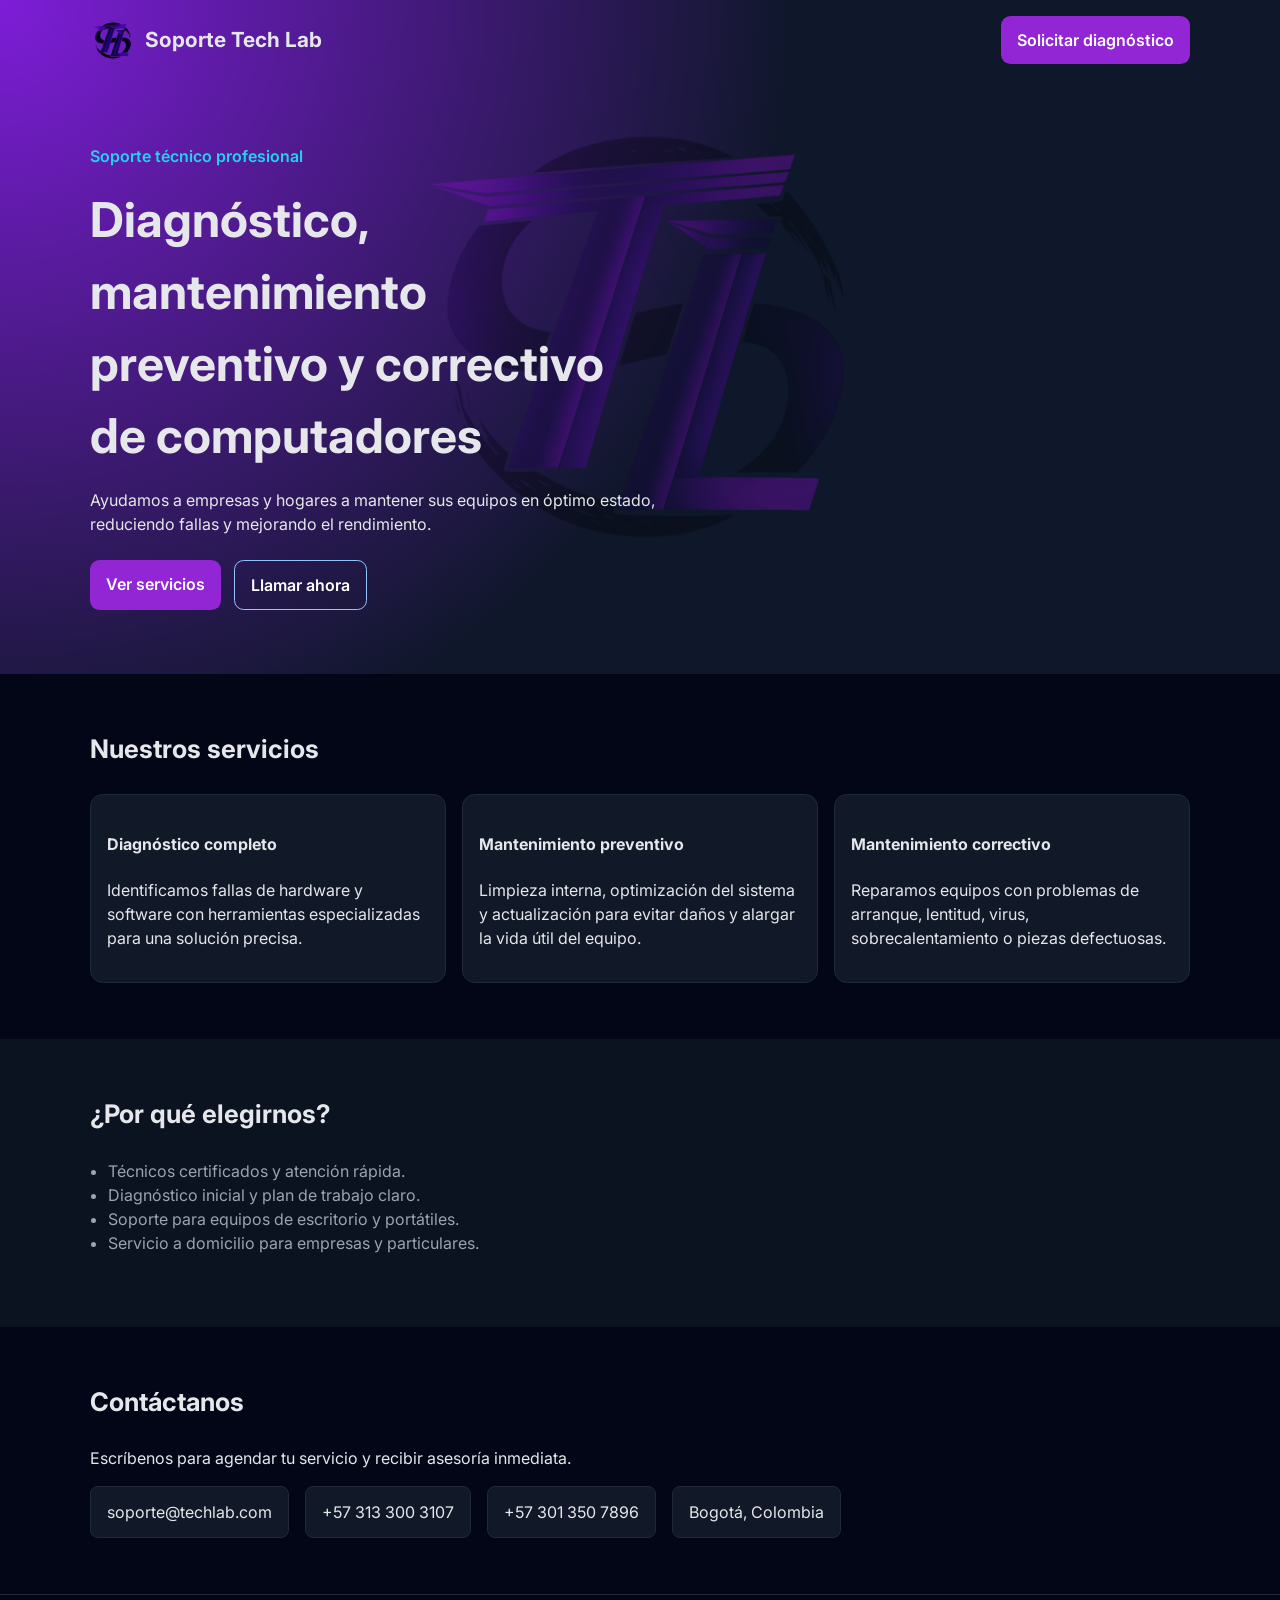
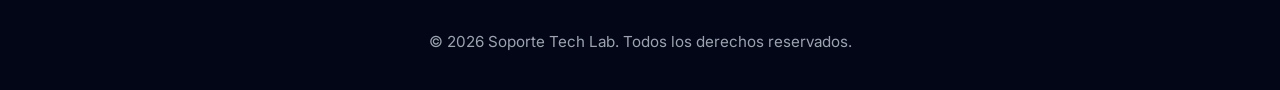
<file: index.html>
<!DOCTYPE html>
<html lang="es">
  <head>
    <meta charset="UTF-8" />
    <meta name="viewport" content="width=device-width, initial-scale=1.0" />
    <title>Soporte Tech Lab</title>
    <link rel="icon" type="image/png" href="logo.png">
    <link rel="preconnect" href="https://fonts.googleapis.com" />
    <link rel="preconnect" href="https://fonts.gstatic.com" crossorigin />
    <link
      href="https://fonts.googleapis.com/css2?family=Inter:wght@400;600;700&display=swap"
      rel="stylesheet"
    />
    <link rel="stylesheet" href="styles.css" />

    <style>
      .logo-container {
        display: flex;
        align-items: center;
        gap: 10px;
      }

      .logo-img {
        width: 45px;
        height: 45px;
        object-fit: contain;
      }
    </style>
  </head>

  <body>
    <header class="hero">
      <nav class="nav container">
        <div class="logo-container">
          <img src="logo.png" alt="Logo Tech Lab" class="logo-img" />
          <h1 class="logo">Soporte Tech Lab</h1>
        </div>
        <a class="btn" href="#contacto">Solicitar diagnóstico</a>
      </nav>

      <section class="hero-content container">
        <p class="tag">Soporte técnico profesional</p>
        <h2>Diagnóstico, mantenimiento preventivo y correctivo de computadores</h2>
        <p>
          Ayudamos a empresas y hogares a mantener sus equipos en óptimo estado,
          reduciendo fallas y mejorando el rendimiento.
        </p>
        <div class="hero-actions">
          <a class="btn" href="#servicios">Ver servicios</a>
          <a class="btn btn-outline" href="tel:+573133003107">Llamar ahora</a>
        </div>
      </section>
    </header>

    <main>
      <section class="section container" id="servicios">
        <h3>Nuestros servicios</h3>
        <div class="grid">
          <article class="card">
            <h4>Diagnóstico completo</h4>
            <p>
              Identificamos fallas de hardware y software con herramientas
              especializadas para una solución precisa.
            </p>
          </article>
          <article class="card">
            <h4>Mantenimiento preventivo</h4>
            <p>
              Limpieza interna, optimización del sistema y actualización para
              evitar daños y alargar la vida útil del equipo.
            </p>
          </article>
          <article class="card">
            <h4>Mantenimiento correctivo</h4>
            <p>
              Reparamos equipos con problemas de arranque, lentitud, virus,
              sobrecalentamiento o piezas defectuosas.
            </p>
          </article>
        </div>
      </section>

      <section class="section section-alt" id="beneficios">
        <div class="container">
          <h3>¿Por qué elegirnos?</h3>
          <ul class="list">
            <li>Técnicos certificados y atención rápida.</li>
            <li>Diagnóstico inicial y plan de trabajo claro.</li>
            <li>Soporte para equipos de escritorio y portátiles.</li>
            <li>Servicio a domicilio para empresas y particulares.</li>
          </ul>
        </div>
      </section>

      <section class="section container" id="contacto">
        <h3>Contáctanos</h3>
        <p>
          Escríbenos para agendar tu servicio y recibir asesoría inmediata.
        </p>
        <div class="contact-box">
          <a href="mailto:soporte@techlab.com">soporte@techlab.com</a>
          <a href="tel:+573133003107">+57 313 300 3107</a>
          <a href="tel:+573013507896">+57 301 350 7896</a>
          <span>Bogotá, Colombia</span>
        </div>
      </section>
    </main>

    <footer class="footer">
      <p>© 2026 Soporte Tech Lab. Todos los derechos reservados.</p>
    </footer>
  </body>
</html>
</file>
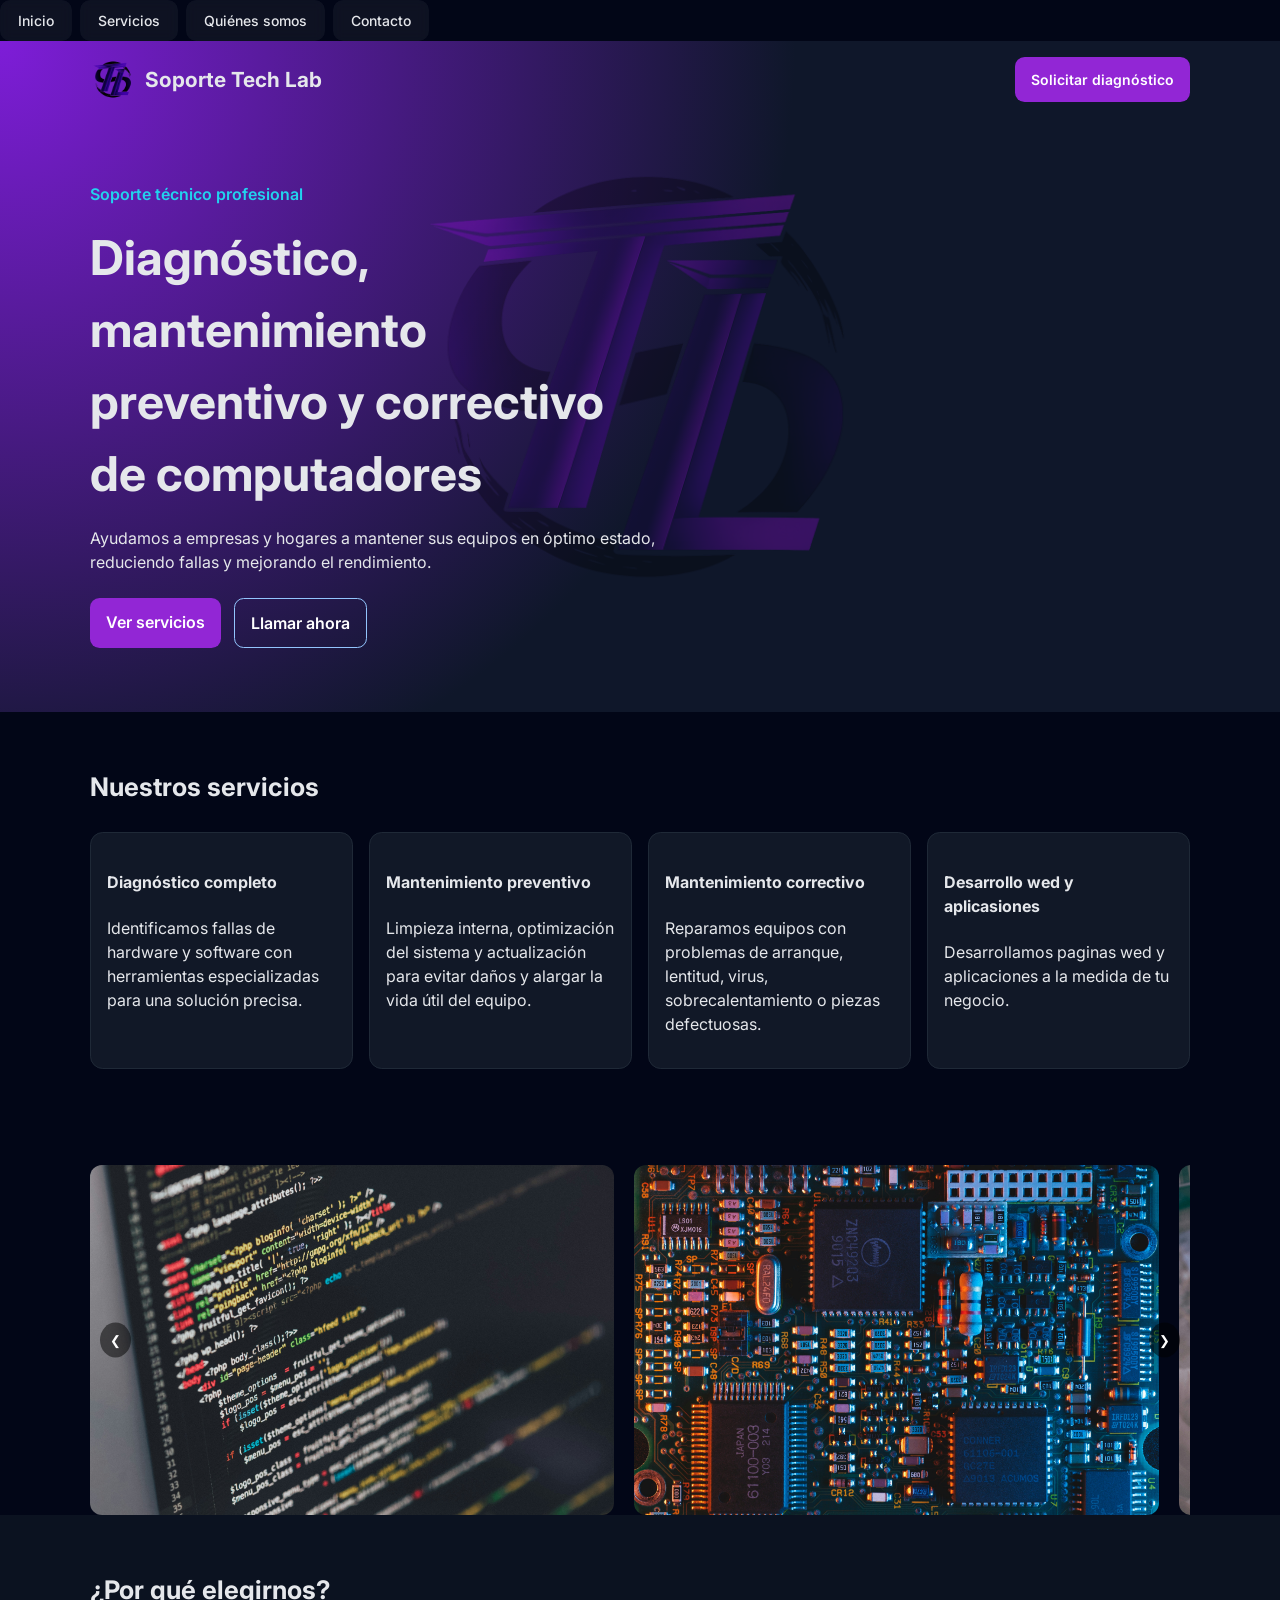
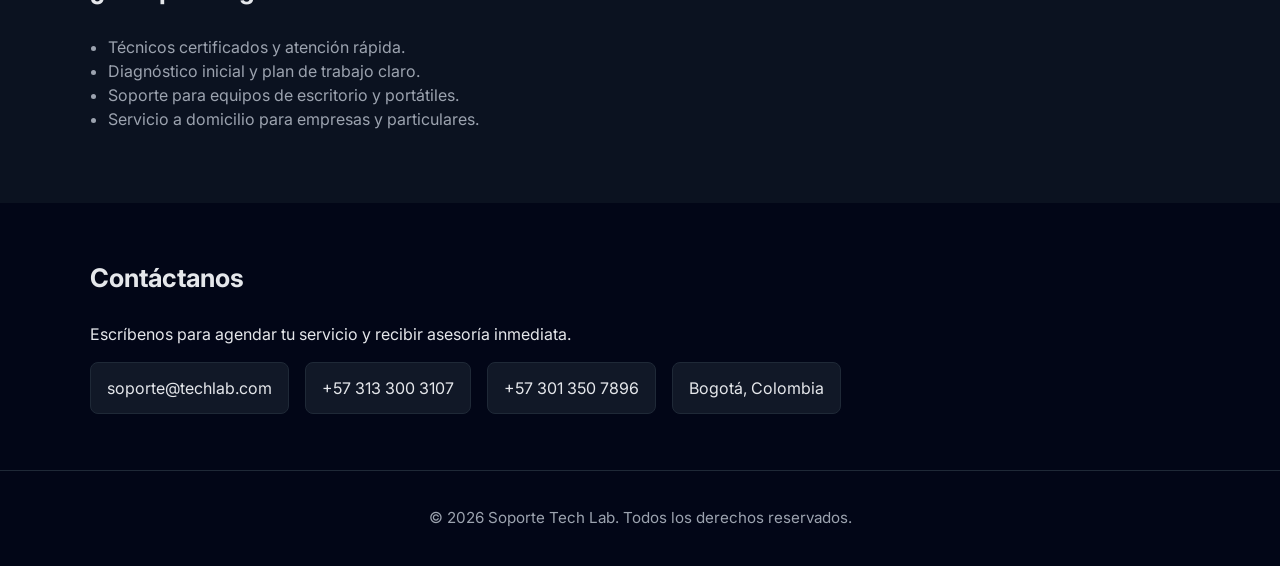
<file: Soporte_Tech_Lab/index.html>
<!DOCTYPE html>
<html lang="es">
  <head>
    <meta charset="UTF-8" />
    <meta name="viewport" content="width=device-width, initial-scale=1.0" />
    <title>Soporte Tech Lab</title>
    <link rel="icon" type="image/png" href="logo.png">
    <link rel="preconnect" href="https://fonts.googleapis.com" />
    <link rel="preconnect" href="https://fonts.gstatic.com" crossorigin />
    <link
    
      href="https://fonts.googleapis.com/css2?family=Inter:wght@400;600;700&display=swap"
      rel="stylesheet"
    />
    <link rel="stylesheet" href="styles.css" />
    <nav>
  <a href="index.html">Inicio</a>
  <a href="#servicios">Servicios</a>
  <a href="info.html">Quiénes somos</a>
  <a href="#contacto">Contacto</a>
</nav>

    <style>
      .logo-container {
        display: flex;
        align-items: center;
        gap: 10px;
      }

      .logo-img {
        width: 45px;
        height: 45px;
        object-fit: contain;
      }
    </style>
  </head>

  <body>
    <header class="hero">
      <nav class="nav container">
        <div class="logo-container">
          <img src="logo.png" alt="Logo Tech Lab" class="logo-img" />
          <h1 class="logo">Soporte Tech Lab</h1>
        </div>
        <a class="btn" href="#contacto">Solicitar diagnóstico</a>
      </nav>

      <section class="hero-content container">
        <p class="tag">Soporte técnico profesional</p>
        <h2>Diagnóstico, mantenimiento preventivo y correctivo de computadores</h2>
        <p>
          Ayudamos a empresas y hogares a mantener sus equipos en óptimo estado,
          reduciendo fallas y mejorando el rendimiento.
        </p>
        <div class="hero-actions">
          <a class="btn" href="#servicios">Ver servicios</a>
          <a class="btn btn-outline" href="tel:+573133003107">Llamar ahora</a>
        </div>
      </section>
    </header>

    <main>
      <section class="section container" id="servicios">
        <h3>Nuestros servicios</h3>
        <div class="grid">
          <article class="card">
            <h4>Diagnóstico completo</h4>
            <p>
              Identificamos fallas de hardware y software con herramientas
              especializadas para una solución precisa.
            </p>
          </article>
          <article class="card">
            <h4>Mantenimiento preventivo</h4>
            <p>
              Limpieza interna, optimización del sistema y actualización para
              evitar daños y alargar la vida útil del equipo.
            </p>
          </article>
          <article class="card">
            <h4>Mantenimiento correctivo</h4>
            <p>
              Reparamos equipos con problemas de arranque, lentitud, virus,
              sobrecalentamiento o piezas defectuosas.
            </p>
          </article>
            </article>
          <article class="card">
            <h4>Desarrollo wed y aplicasiones</h4>
            <p>
              Desarrollamos paginas wed y aplicaciones a la medida de tu negocio.
            </p>
          </article>
        </div>
      </section>

      </section>
      <section class="carousel-section">
  <div class="carousel container">
    <div class="carousel-track">
      <img src="img1.jpg" alt="Servicio 1">
      <img src="img2.jpg" alt="Servicio 2">
      <img src="img3.jpg" alt="Servicio 3">
      <img src="img4.jpg" alt="Servicio 4">
      <img src="img5.jpg" alt="Servicio 5">
      <img src="img6.jpg" alt="Servicio 6">
    </div>

    <button class="carousel-btn prev">❮</button>
    <button class="carousel-btn next">❯</button>
  </div>
</section>

      <section class="section section-alt" id="beneficios">
        <div class="container">
          <h3>¿Por qué elegirnos?</h3>
          <ul class="list">
            <li>Técnicos certificados y atención rápida.</li>
            <li>Diagnóstico inicial y plan de trabajo claro.</li>
            <li>Soporte para equipos de escritorio y portátiles.</li>
            <li>Servicio a domicilio para empresas y particulares.</li>
          </ul>
        </div>
      </section>

      <section class="section container" id="contacto">
        <h3>Contáctanos</h3>
        <p>
          Escríbenos para agendar tu servicio y recibir asesoría inmediata.
        </p>
        <div class="contact-box">
          <a href="mailto:soporte@techlab.com">soporte@techlab.com</a>
          <a href="tel:+573133003107">+57 313 300 3107</a>
          <a href="tel:+573013507896">+57 301 350 7896</a>
          <span>Bogotá, Colombia</span>
        </div>
      </section>
    </main>

    <footer class="footer">
      <p>© 2026 Soporte Tech Lab. Todos los derechos reservados.</p>
    </footer>
    <script>
const track = document.querySelector('.carousel-track');
const next = document.querySelector('.next');
const prev = document.querySelector('.prev');

let index = 0;

next.addEventListener('click', () => {
  index++;
  if(index > 2) index = 0;
  track.style.transform = `translateX(-${index * 100}%)`;
});

prev.addEventListener('click', () => {
  index--;
  if(index < 0) index = 2;
  track.style.transform = `translateX(-${index * 100}%)`;
});
</script>
  </body>
</html>
</file>
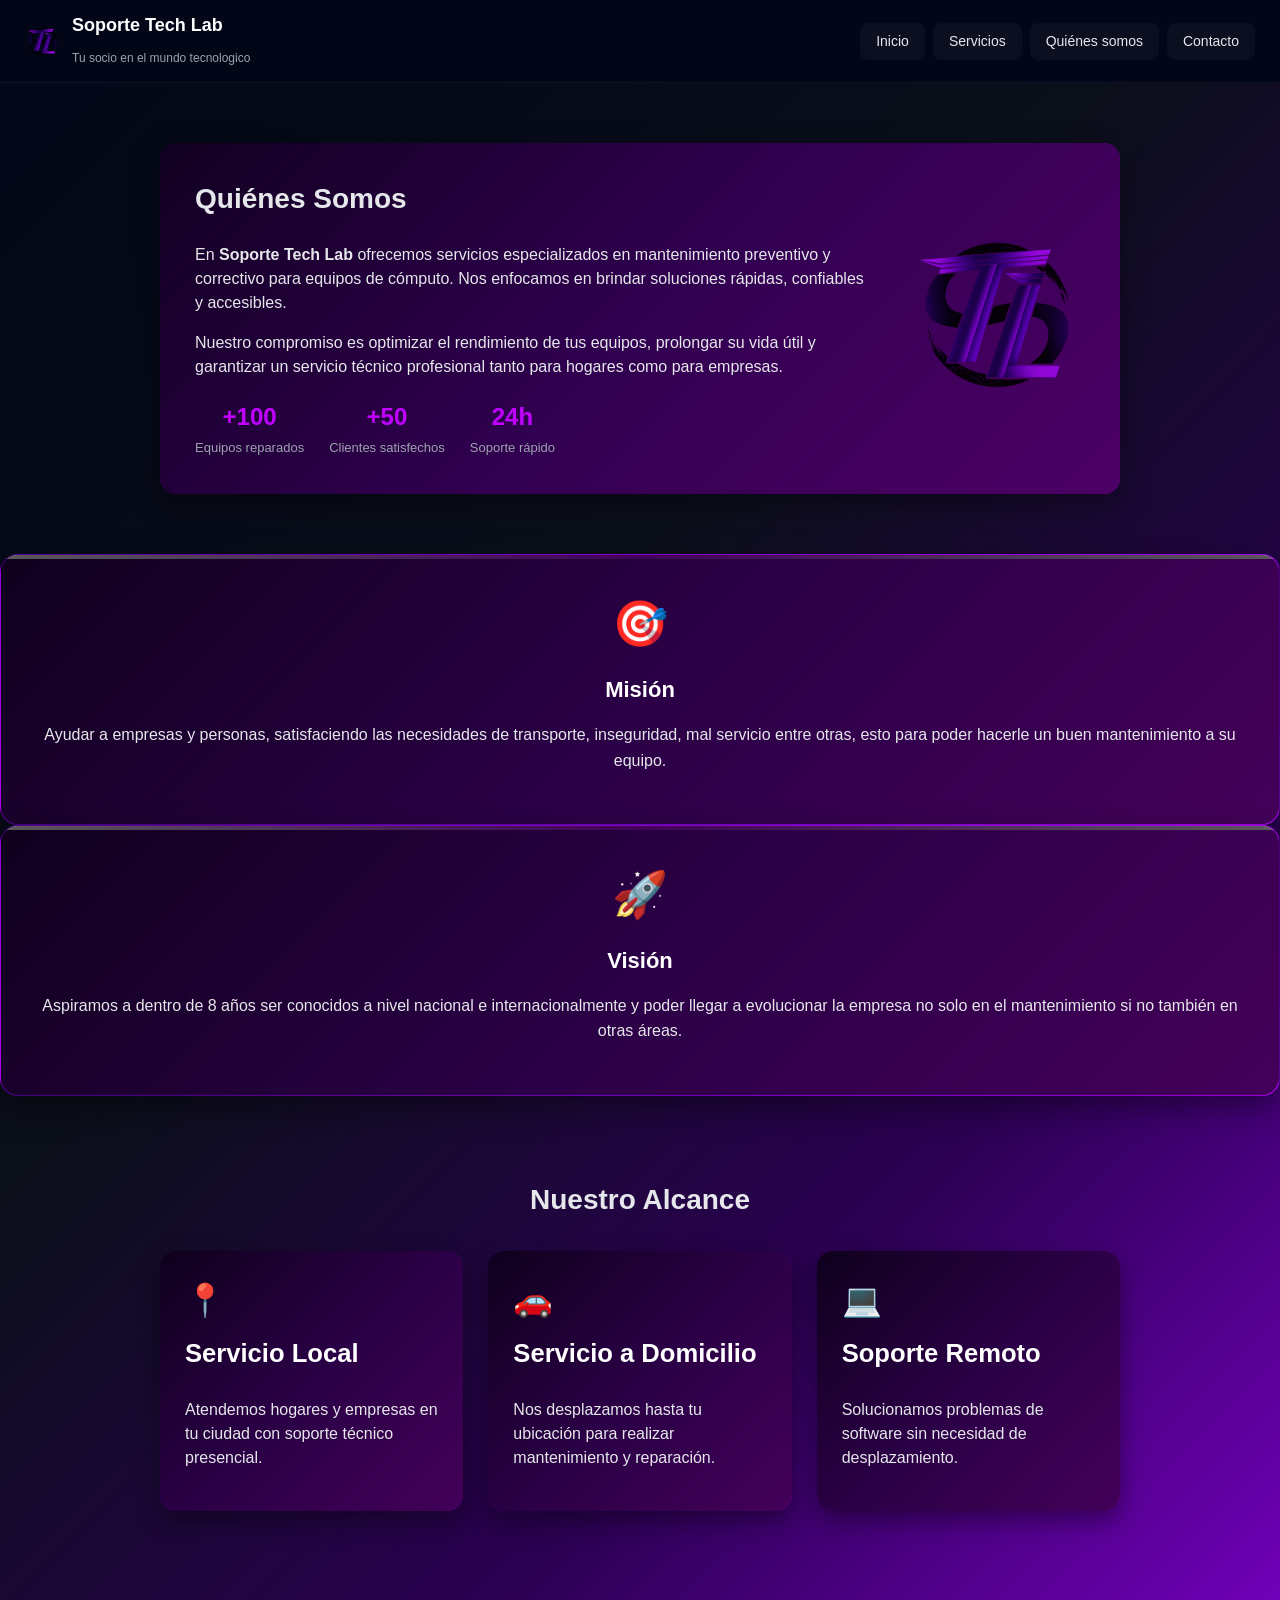
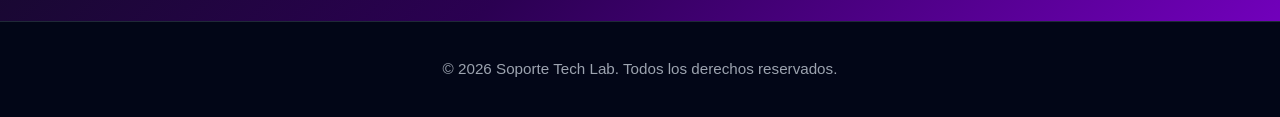
<file: Soporte_Tech_Lab/info.html>
<!DOCTYPE html>
<html lang="es">
<head>
<meta charset="UTF-8">
<meta name="viewport" content="width=device-width, initial-scale=1.0">
<title>Soporte Tech Lab</title>
  <link rel="icon" type="image/png" href="logo.png">
    <link rel="preconnect" href="https://fonts.googleapis.com" />
    <link rel="preconnect" href="https://fonts.gstatic.com" crossorigin />
    <link
    
      href="https://fonts.googleapis.com/css2?family=Inter:wght@400;600;700&display=swap"
      rel="stylesheet"
    />
    <link rel="stylesheet" href="styles.css" />
<link rel="stylesheet" href="info.css">
</head>
<body>

<header>
  <div class="logo">
    <img src="logo.png" alt="logo">
    <div>
      <h1>Soporte Tech Lab</h1>
      <small>Tu socio en el mundo tecnologico</small>
    </div>
  </div>

  <nav>
    <a href="index.html">Inicio</a>
    <a href="index.html#servicios">Servicios</a>
    <a href="info.html">Quiénes somos</a>
    <a href="index.html#contacto">Contacto</a>
  </nav>
</header>

<section class="section container">
  <div class="about-box">
    
    <div class="about-text">
      <h2>Quiénes Somos</h2>
      <p>
        En <strong>Soporte Tech Lab</strong> ofrecemos servicios especializados
        en mantenimiento preventivo y correctivo para equipos de cómputo.
        Nos enfocamos en brindar soluciones rápidas, confiables y accesibles.
      </p>

      <p>
        Nuestro compromiso es optimizar el rendimiento de tus equipos,
        prolongar su vida útil y garantizar un servicio técnico profesional
        tanto para hogares como para empresas.
      </p>

      <div class="about-stats">
        <div>
          <h3>+100</h3>
          <span>Equipos reparados</span>
        </div>
        <div>
          <h3>+50</h3>
          <span>Clientes satisfechos</span>
        </div>
        <div>
          <h3>24h</h3>
          <span>Soporte rápido</span>
        </div>
      </div>

    </div>

    <div class="about-img">
      <img src="logo.png" alt="Soporte Tech Lab">
    </div>

  </div>
</section>

    <div class="mv-card">
      <div class="mv-icon">🎯</div>
      <h3>Misión</h3>
      <p>
        Ayudar a empresas y personas, satisfaciendo las necesidades de transporte, 
inseguridad, mal servicio entre otras, esto para poder hacerle un buen 
mantenimiento a su equipo.
      </p>
    </div>

    <div class="mv-card">
      <div class="mv-icon">🚀</div>
      <h3>Visión</h3>
      <p>
        Aspiramos a dentro de 8 años ser conocidos a nivel nacional e 
internacionalmente y poder llegar a evolucionar la empresa no solo en el 
mantenimiento si no también en otras áreas.
      </p>
    </div>

    <section class="section container">
  <h2 class="titulo-seccion">Nuestro Alcance</h2>

  <div class="alcance-grid">

    <div class="alcance-card">
      <div class="alcance-icon">📍</div>
      <h3>Servicio Local</h3>
      <p>Atendemos hogares y empresas en tu ciudad con soporte técnico presencial.</p>
    </div>

    <div class="alcance-card">
      <div class="alcance-icon">🚗</div>
      <h3>Servicio a Domicilio</h3>
      <p>Nos desplazamos hasta tu ubicación para realizar mantenimiento y reparación.</p>
    </div>

    <div class="alcance-card">
      <div class="alcance-icon">💻</div>
      <h3>Soporte Remoto</h3>
      <p>Solucionamos problemas de software sin necesidad de desplazamiento.</p>
    </div>

  </div>
</section>

  </div>


 <footer class="footer">
      <p>© 2026 Soporte Tech Lab. Todos los derechos reservados.</p>
    </footer>
</body>
</html>
</file>
<file: styles.css>
:root {
  --bg: #0f172a;
  --panel: #111827;
  --text: #e5e7eb;
  --muted: #9ca3af;
  --primary: #9226d5;
  --accent: #22d3ee;
}

* {
  box-sizing: border-box;
}

body {
  margin: 0;
  font-family: "Inter", system-ui, sans-serif;
  color: var(--text);
  background: #020617;
  line-height: 1.5;
}

.container {
  width: min(1100px, 92%);
  margin: 0 auto;
}

.hero {
  background: radial-gradient(circle at top left, #7e1dd8 0%, var(--bg) 55%);
  padding-bottom: 3rem;
}

.hero {
  position: relative;
  overflow: hidden;
}

.hero::before {
  content: "";
  position: absolute;
  top: 50%;
  left: 50%;
  transform: translate(-50%, -50%);
  width: 500px;
  height: 500px;
  background-image: url("logo.png");
  background-repeat: no-repeat;
  background-size: contain;
  opacity: 0.30; /* transparencia */
  pointer-events: none;
}

.hero-content {
  position: relative;
  z-index: 2;
}
.nav {
  display: flex;
  justify-content: space-between;
  align-items: center;
  padding: 1rem 0;
  gap: 1rem;
}

.logo {
  margin: 0;
  font-size: 1.3rem;
}

.logo-img{
  width: 80px;
  mix-blend-mode: multiply;
}



.tag {
  color: var(--accent);
  font-weight: 600;
}

.hero-content {
  padding: 3rem 0 1rem;
}

.hero-content h2 {
  font-size: clamp(1.8rem, 4vw, 3rem);
  margin: 0 0 1rem;
  max-width: 18ch;
}

.hero-content p {
  max-width: 60ch;
}

.hero-actions {
  display: flex;
  flex-wrap: wrap;
  gap: 0.8rem;
  margin-top: 1.5rem;
}

.btn {
  background: var(--primary);
  color: #fff;
  padding: 0.75rem 1rem;
  border-radius: 0.6rem;
  text-decoration: none;
  font-weight: 600;
  transition: transform 0.15s ease, opacity 0.2s ease;
}

.btn:hover {
  transform: translateY(-2px);
  opacity: 0.95;
}

.btn-outline {
  background: transparent;
  border: 1px solid #93c5fd;
}

.section {
  padding: 3.5rem 0;
}

.section h3 {
  margin-top: 0;
  font-size: clamp(1.4rem, 2vw, 2rem);
}

.grid {
  display: grid;
  grid-template-columns: repeat(auto-fit, minmax(220px, 1fr));
  gap: 1rem;
}

.card {
  background: var(--panel);
  border: 1px solid #1f2937;
  border-radius: 0.8rem;
  padding: 1rem;
}

.section-alt {
  background: #0b1220;
}

.list {
  padding-left: 1.1rem;
  color: var(--muted);
}

.contact-box {
  display: flex;
  flex-wrap: wrap;
  gap: 1rem;
}

.contact-box a,
.contact-box span {
  background: #111827;
  border: 1px solid #1f2937;
  color: var(--text);
  text-decoration: none;
  padding: 0.8rem 1rem;
  border-radius: 0.5rem;
}

.footer {
  border-top: 1px solid #1f2937;
  text-align: center;
  color: var(--muted);
  padding: 1.3rem 0;
  font-size: 0.95rem;
}

@media (max-width: 640px) {
  .nav {
    flex-direction: column;
    align-items: flex-start;
  }

  .hero-content {
    padding-top: 1.5rem;
  }
}

.logo-text{
  display:flex;
  flex-direction:column;
  line-height:1.1;
}

.slogan{
  font-size:12px;
  color:#9ecbff;
  margin-top:-4px;
}
</file>
<file: Soporte_Tech_Lab/styles.css>
:root {
  --bg: #0f172a;
  --panel: #111827;
  --text: #e5e7eb;
  --muted: #9ca3af;
  --primary: #9226d5;
  --accent: #22d3ee;
}

* {
  box-sizing: border-box;
}

body {
  margin: 0;
  font-family: "Inter", system-ui, sans-serif;
  color: var(--text);
  background: #020617;
  line-height: 1.5;
}

.container {
  width: min(1100px, 92%);
  margin: 0 auto;
}

.hero {
  background: radial-gradient(circle at top left, #7e1dd8 0%, var(--bg) 55%);
  padding-bottom: 3rem;
}

.hero {
  position: relative;
  overflow: hidden;
}

.hero::before {
  content: "";
  position: absolute;
  top: 50%;
  left: 50%;
  transform: translate(-50%, -50%);
  width: 500px;
  height: 500px;
  background-image: url("logo.png");
  background-repeat: no-repeat;
  background-size: contain;
  opacity: 0.30; /* transparencia */
  pointer-events: none;
}

.hero-content {
  position: relative;
  z-index: 2;
}
.nav {
  display: flex;
  justify-content: space-between;
  align-items: center;
  padding: 1rem 0;
  gap: 1rem;
}

.logo {
  margin: 0;
  font-size: 1.3rem;
}

.logo-img{
  width: 80px;
  mix-blend-mode: multiply;
}



.tag {
  color: var(--accent);
  font-weight: 600;
}

.hero-content {
  padding: 3rem 0 1rem;
}

.hero-content h2 {
  font-size: clamp(1.8rem, 4vw, 3rem);
  margin: 0 0 1rem;
  max-width: 18ch;
}

.hero-content p {
  max-width: 60ch;
}

.hero-actions {
  display: flex;
  flex-wrap: wrap;
  gap: 0.8rem;
  margin-top: 1.5rem;
}

.btn {
  background: var(--primary);
  color: #fff;
  padding: 0.75rem 1rem;
  border-radius: 0.6rem;
  text-decoration: none;
  font-weight: 600;
  transition: transform 0.15s ease, opacity 0.2s ease;
}

.btn:hover {
  transform: translateY(-2px);
  opacity: 0.95;
}

.btn-outline {
  background: transparent;
  border: 1px solid #93c5fd;
}

.section {
  padding: 3.5rem 0;
}

.section h3 {
  margin-top: 0;
  font-size: clamp(1.4rem, 2vw, 2rem);
}

.grid {
  display: grid;
  grid-template-columns: repeat(auto-fit, minmax(220px, 1fr));
  gap: 1rem;
}

.card {
  background: var(--panel);
  border: 1px solid #1f2937;
  border-radius: 0.8rem;
  padding: 1rem;
}

.section-alt {
  background: #0b1220;
}

.list {
  padding-left: 1.1rem;
  color: var(--muted);
}

.contact-box {
  display: flex;
  flex-wrap: wrap;
  gap: 1rem;
}

.contact-box a,
.contact-box span {
  background: #111827;
  border: 1px solid #1f2937;
  color: var(--text);
  text-decoration: none;
  padding: 0.8rem 1rem;
  border-radius: 0.5rem;
}

.footer {
  border-top: 1px solid #1f2937;
  text-align: center;
  color: var(--muted);
  padding: 1.3rem 0;
  font-size: 0.95rem;
}

@media (max-width: 640px) {
  .nav {
    flex-direction: column;
    align-items: flex-start;
  }

  .hero-content {
    padding-top: 1.5rem;
  }
}

.logo-text{
  display:flex;
  flex-direction:column;
  line-height:1.1;
}

.slogan{
  font-size:12px;
  color:#9ecbff;
  margin-top:-4px;
}

.carousel{
  position:relative;
  overflow:hidden;
  margin-top:40px;
}

.carousel-track{
  display:flex;
  transition:transform 0.5s ease;
}

.carousel img{
  width:100%;
  max-height:350px;
  object-fit:cover;
  border-radius:12px;
}

.carousel-btn{
  position:absolute;
  top:50%;
  transform:translateY(-50%);
  background:rgba(0,0,0,0.5);
  color:white;
  border:none;
  padding:10px;
  cursor:pointer;
  border-radius:50%;
}

.carousel-btn.prev{
  left:10px;
}

.carousel-btn.next{
  right:10px;
}

.carousel-track{
  display:flex;
  gap:20px; /* separación entre imágenes */
  transition:transform 0.5s ease;
}

nav{
  display:flex;
  gap:8px;
}

/* botones */
nav a{
  position:relative;
  color:#e5e7eb;
  text-decoration:none;
  padding:10px 18px;
  font-size:14px;
  font-weight:500;
  border-radius:10px;
  transition:all 0.3s ease;
  background:rgba(255,255,255,0.05);
  backdrop-filter:blur(6px);
}

/* línea animada abajo */
nav a::after{
  content:"";
  position:absolute;
  left:50%;
  bottom:4px;
  width:0%;
  height:2px;
  background:linear-gradient(90deg,#7a00c8,#c100ff);
  transition:0.3s;
  transform:translateX(-50%);
}

/* hover */
nav a:hover{
  color:white;
  background:rgba(122,0,200,0.15);
  box-shadow:0 4px 15px rgba(122,0,200,0.3);
}

/* animación línea */
nav a:hover::after{
  width:70%;
}

/* activo */
nav a.active{
  background:linear-gradient(135deg,#7a00c8,#c100ff);
  color:white;
  box-shadow:0 4px 15px rgba(122,0,200,0.4);
}
</file>
<file: Soporte_Tech_Lab/info.css>
body{
  margin:0;
  font-family: Arial, Helvetica, sans-serif;
  color:#e5e7eb;
  background:linear-gradient(
    135deg,
    #020617 0%,
    #0b0f1a 40%,
    #2b0052 70%,
    #7a00c8 100%
  );
  min-height:100vh;
}

/* HEADER */
header{
  background:#020617;
  padding:12px 25px;
  display:flex;
  justify-content:space-between;
  align-items:center;
  border-bottom:1px solid rgba(255,255,255,0.05);
}

/* LOGO */
.logo{
  display:flex;
  align-items:center;
  gap:12px;
}

.logo img{
  width:35px;
  height:35px;
}

.logo h1{
  margin:0;
  font-size:18px;
  color:white;
}

.logo small{
  font-size:12px;
  color:#9ca3af;
}

/* NAV */
nav{
  display:flex;
  gap:8px;
}

nav a{
  position:relative;
  color:#e5e7eb;
  text-decoration:none;
  padding:8px 16px;
  border-radius:8px;
  transition:0.3s;
  background:rgba(255,255,255,0.04);
}

nav a:hover{
  background:linear-gradient(135deg,#7a00c8,#c100ff);
  color:white;
  box-shadow:0 4px 12px rgba(122,0,200,0.4);
}

nav a.active{
  background:linear-gradient(135deg,#7a00c8,#c100ff);
  color:white;
}

/* CONTENIDO */
.section{
  padding:60px 20px;
}

.container{
  max-width:1000px;
  margin:auto;
}

/* CAJA INFO */
.info-box{
  background:#020617;
  padding:35px;
  border-radius:14px;
  box-shadow:0 10px 25px rgba(0,0,0,0.4);
  border:1px solid rgba(122,0,200,0.2);
}

.info-box h2{
  margin-top:0;
  color:white;
}

.info-box p{
  line-height:1.6;
  color:#cbd5e1;
}

/* BOTON VOLVER */
.volver{
  display:inline-block;
  margin-top:20px;
  padding:10px 18px;
  border-radius:8px;
  text-decoration:none;
  color:white;
  background:linear-gradient(135deg,#7a00c8,#c100ff);
  transition:0.3s;
}

.volver:hover{
  transform:translateY(-2px);
  box-shadow:0 6px 15px rgba(122,0,200,0.4);
}

/* FOOTER */
footer{
  text-align:center;
  padding:20px;
  background:#020617;
  margin-top:50px;
  border-top:1px solid rgba(255,255,255,0.05);
}

.mv-grid{
  display:flex;
  gap:20px;
  flex-wrap:wrap;
  margin-top:30px;
}

.mv-card{
  flex:1;
  min-width:260px;
  background:#020617;
  padding:25px;
  border-radius:14px;
  border:1px solid rgba(122,0,200,0.2);
  box-shadow:0 8px 20px rgba(0,0,0,0.4);
  transition:0.3s;
}

.mv-card:hover{
  transform:translateY(-5px);
  box-shadow:0 12px 25px rgba(122,0,200,0.3);
}

.mv-card h3{
  margin-top:0;
  color:white;
}

.mv-card p{
  color:#cbd5e1;
  line-height:1.6;
}

.titulo-seccion{
  text-align:center;
  margin-bottom:30px;
  font-size:28px;
}

.mv-grid{
  display:flex;
  gap:25px;
  flex-wrap:wrap;
}

.mv-card{
  flex:1;
  min-width:260px;
  background:linear-gradient(145deg,#020617,#0b0f1a);
  padding:30px;
  border-radius:16px;
  border:1px solid rgba(122,0,200,0.3);
  box-shadow:0 10px 30px rgba(0,0,0,0.5);
  text-align:center;
  transition:0.3s;
  position:relative;
  overflow:hidden;
}

.mv-card:hover{
  transform:translateY(-8px);
  box-shadow:0 15px 35px rgba(122,0,200,0.4);
}

/* icono */
.mv-icon{
  font-size:40px;
  margin-bottom:15px;
}

/* línea decorativa */
.mv-card::before{
  content:"";
  position:absolute;
  top:0;
  left:0;
  width:100%;
  height:3px;
  background:linear-gradient(90deg,#7a00c8,#c100ff);
}

.about-box{
  display:flex;
  gap:40px;
  align-items:center;
  flex-wrap:wrap;
  padding:35px;
  border-radius:16px;
  background:linear-gradient(135deg,#2b0052,#7a00c8,#c100ff);
  box-shadow:0 10px 30px rgba(0,0,0,0.4);
  position:relative;
  overflow:hidden;
}

/* capa oscura encima para que el texto se vea */
.about-box::after{
  content:"";
  position:absolute;
  inset:0;
  background:rgba(0,0,0,0.6);
}

/* contenido arriba del overlay */
.about-box > *{
  position:relative;
  z-index:1;
}

.about-text{
  flex:1;
  min-width:260px;
}

.about-text h2{
  margin-top:0;
  font-size:28px;
}

.about-img img{
  width:180px;
  opacity:0.9;
}

/* estadísticas */
.about-stats{
  display:flex;
  gap:25px;
  margin-top:20px;
  flex-wrap:wrap;
}

.about-stats div{
  text-align:center;
}

.about-stats h3{
  margin:0;
  font-size:24px;
  color:#c100ff;
}

.about-stats span{
  font-size:13px;
  color:#9ca3af;
}

.alcance-grid{
  display:flex;
  gap:25px;
  flex-wrap:wrap;
  margin-top:20px;
}

.alcance-card{
  flex:1;
  min-width:250px;
  padding:25px;
  border-radius:16px;
  background:linear-gradient(135deg,#2b0052,#7a00c8,#c100ff);
  position:relative;
  overflow:hidden;
  box-shadow:0 10px 25px rgba(0,0,0,0.4);
}

/* overlay oscuro */
.alcance-card::after{
  content:"";
  position:absolute;
  inset:0;
  background:rgba(0,0,0,0.65);
}

.alcance-card > *{
  position:relative;
  z-index:1;
}

.alcance-icon{
  font-size:32px;
  margin-bottom:10px;
}

.alcance-card h3{
  margin-top:0;
  color:white;
}

.alcance-card p{
  color:#e5e7eb;
}

.mv-grid{
  display:flex;
  gap:30px;
  flex-wrap:wrap;
  margin-top:30px;
  justify-content:center;
  max-width:00px;
  margin-left:auto;
  margin-right:auto;
}

.mv-card{
  flex:0 1 280px;
}

.mv-card{
  flex:1;
  min-width:280px;
  padding:35px 25px;
  border-radius:18px;
  text-align:center;
  position:relative;
  overflow:hidden;
  background:linear-gradient(135deg,#2b0052,#7a00c8,#c100ff);
  box-shadow:0 12px 30px rgba(0,0,0,0.4);
  transition:0.35s ease;
}

/* overlay oscuro */
.mv-card::after{
  content:"";
  position:absolute;
  inset:0;
  background:rgba(0,0,0,0.65);
}

/* contenido arriba */
.mv-card > *{
  position:relative;
  z-index:1;
}

.mv-card:hover{
  transform:translateY(-10px) scale(1.02);
  box-shadow:0 18px 40px rgba(122,0,200,0.5);
}

/* icono */
.mv-icon{
  font-size:45px;
  margin-bottom:15px;
  display:block;
}

/* titulo */
.mv-card h3{
  margin:10px 0;
  font-size:22px;
  color:white;
}

/* texto */
.mv-card p{
  color:#e5e7eb;
  line-height:1.6;
}

/* brillo arriba */
.mv-card::before{
  content:"";
  position:absolute;
  top:0;
  left:0;
  width:100%;
  height:4px;
  background:linear-gradient(90deg,#ffffff,#c100ff,#ffffff);
}

/* RESPONSIVE QUIENES SOMOS */
@media (max-width: 768px){

  .about-box{
    flex-direction:column;
    text-align:center;
    padding:25px;
  }

  .about-img img{
    width:140px;
    margin-top:15px;
  }

  .about-stats{
    justify-content:center;
  }

}

/* pantallas pequeñas */
@media (max-width: 480px){

  .about-stats{
    flex-direction:column;
    gap:15px;
  }

  .about-text h2{
    font-size:24px;
  }

}
</file>
